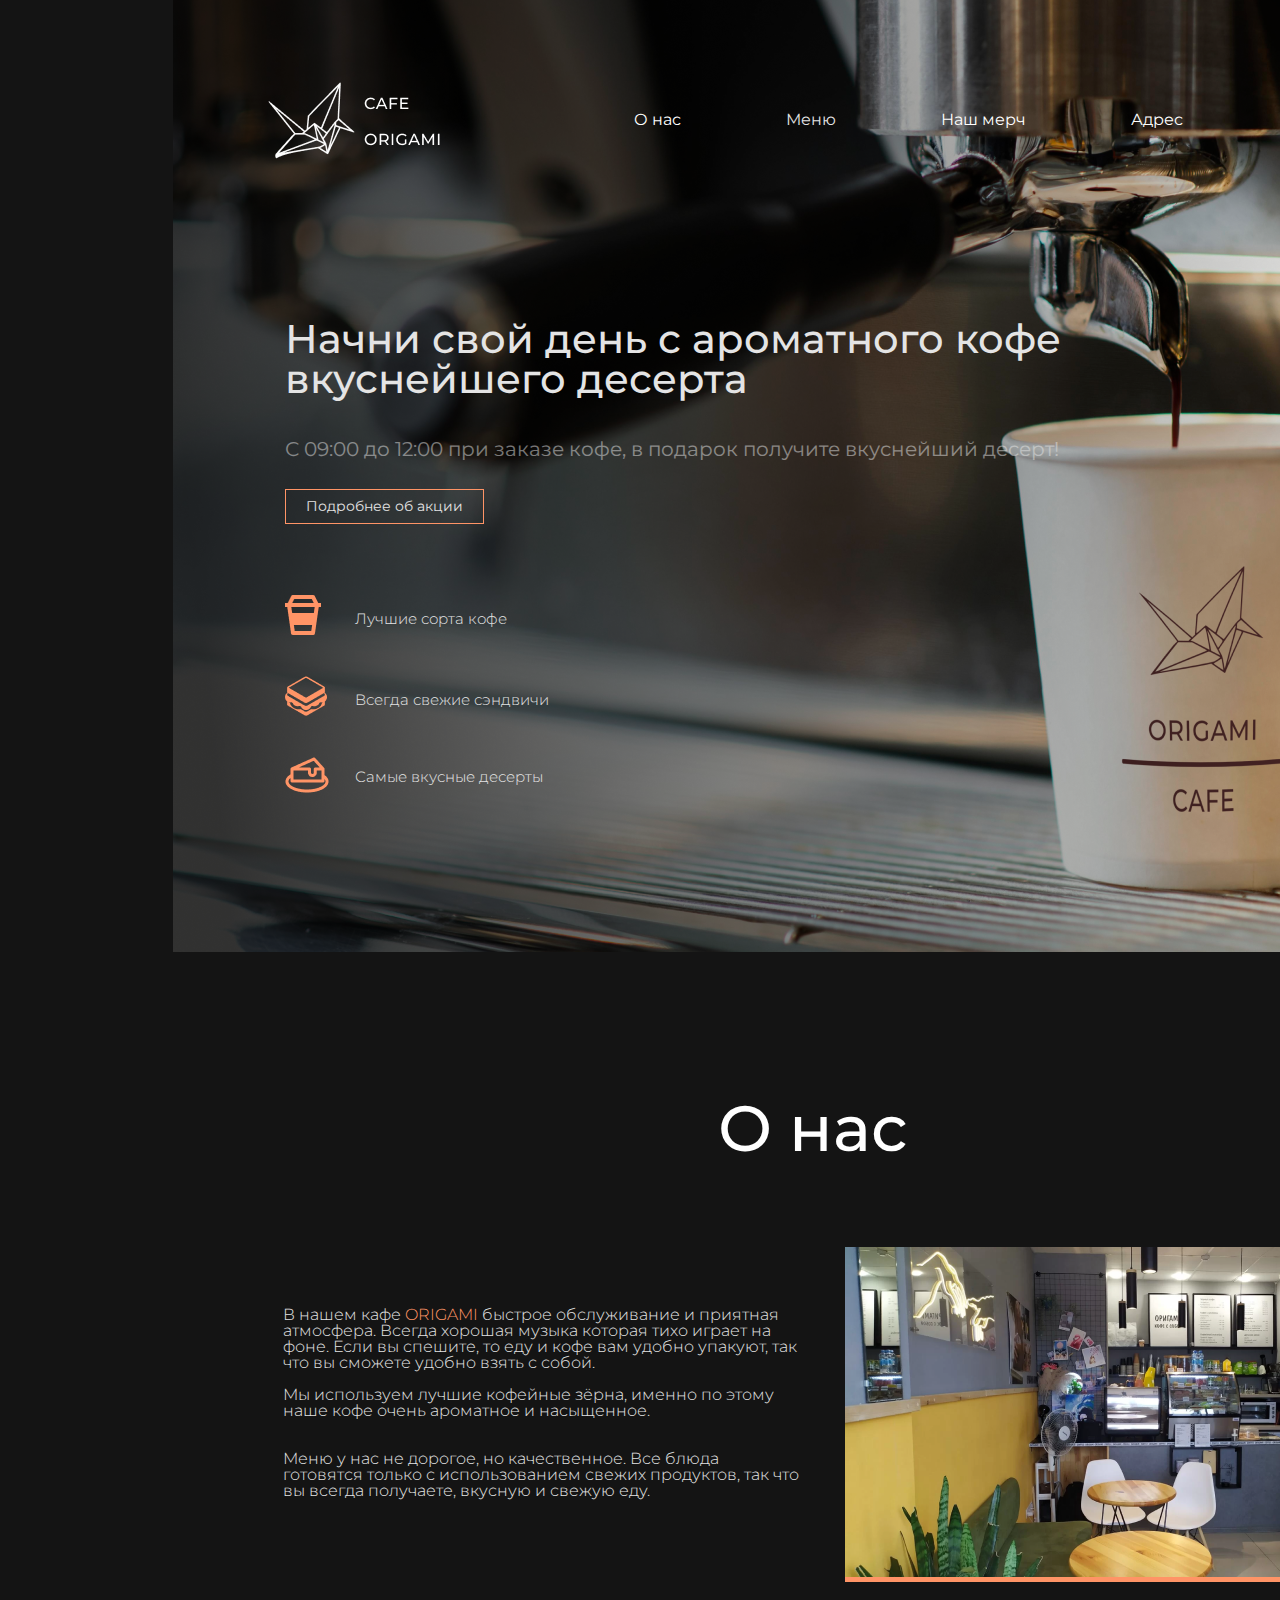
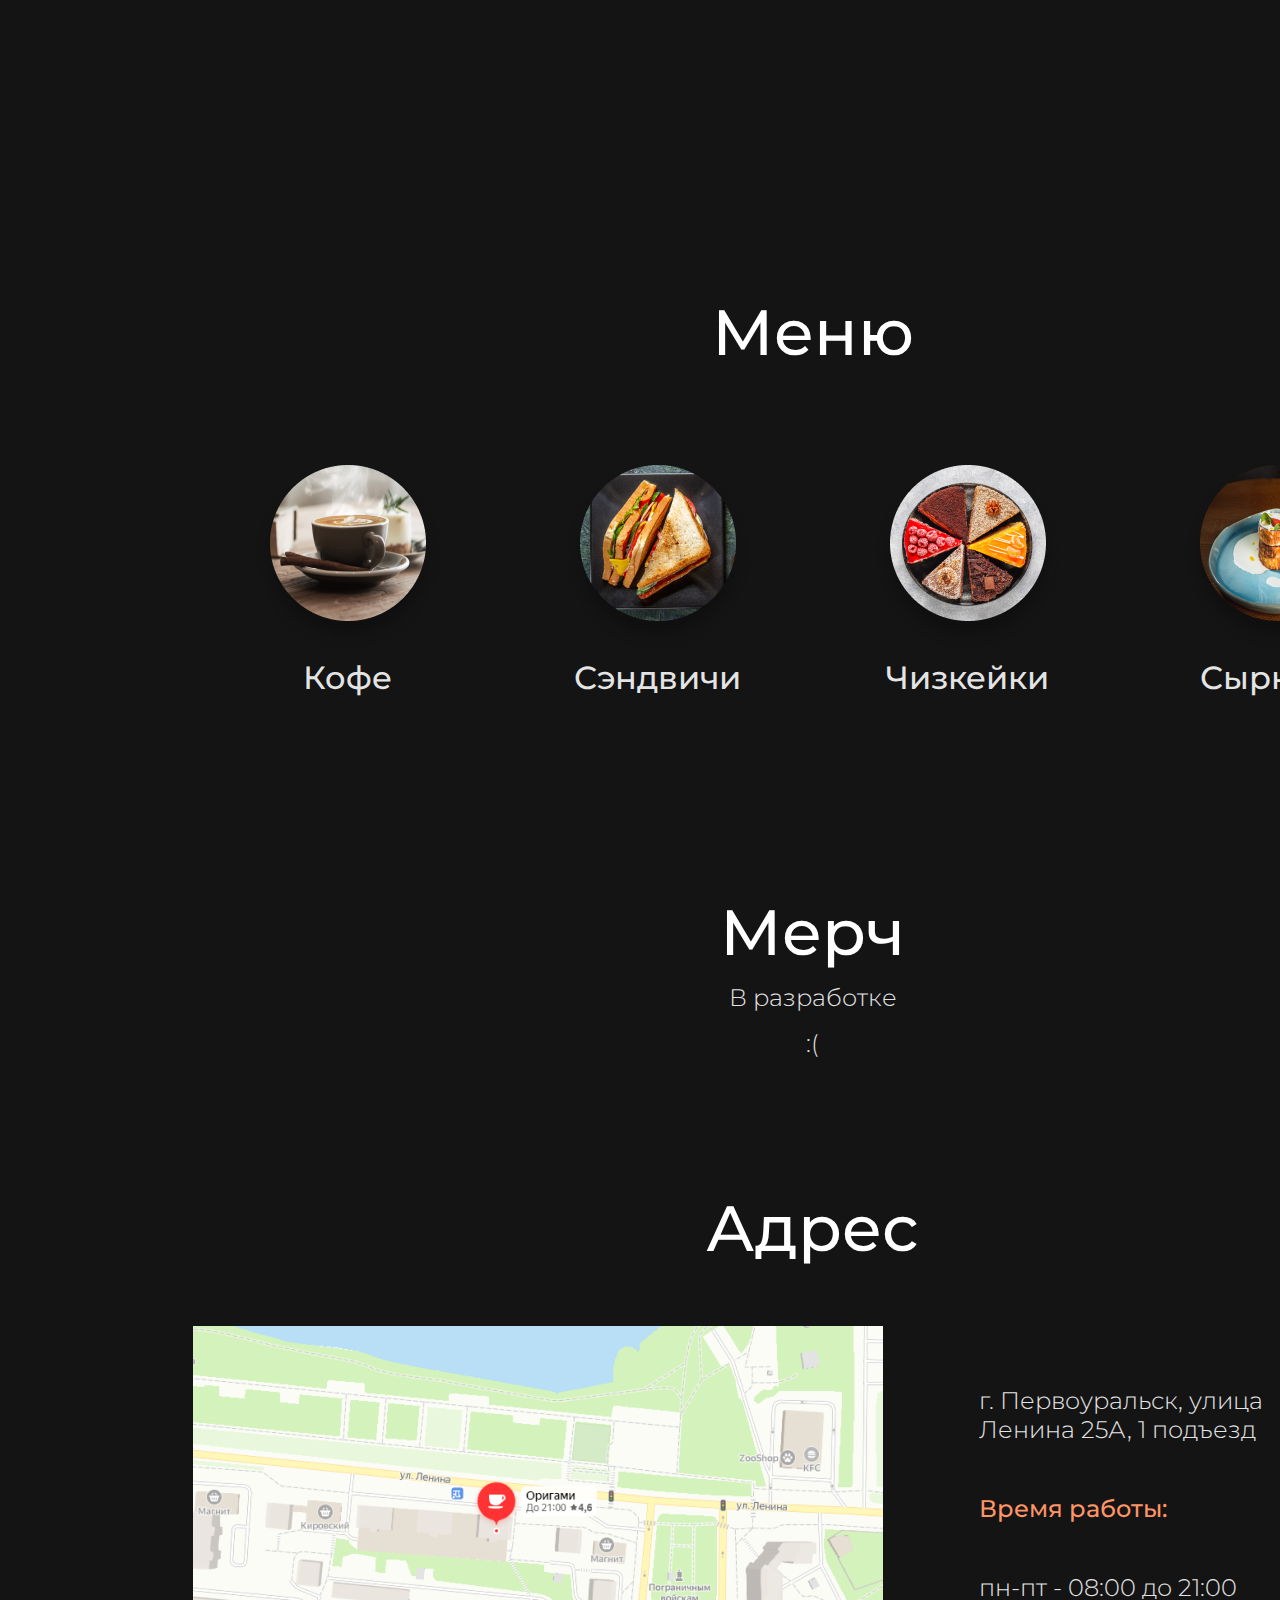
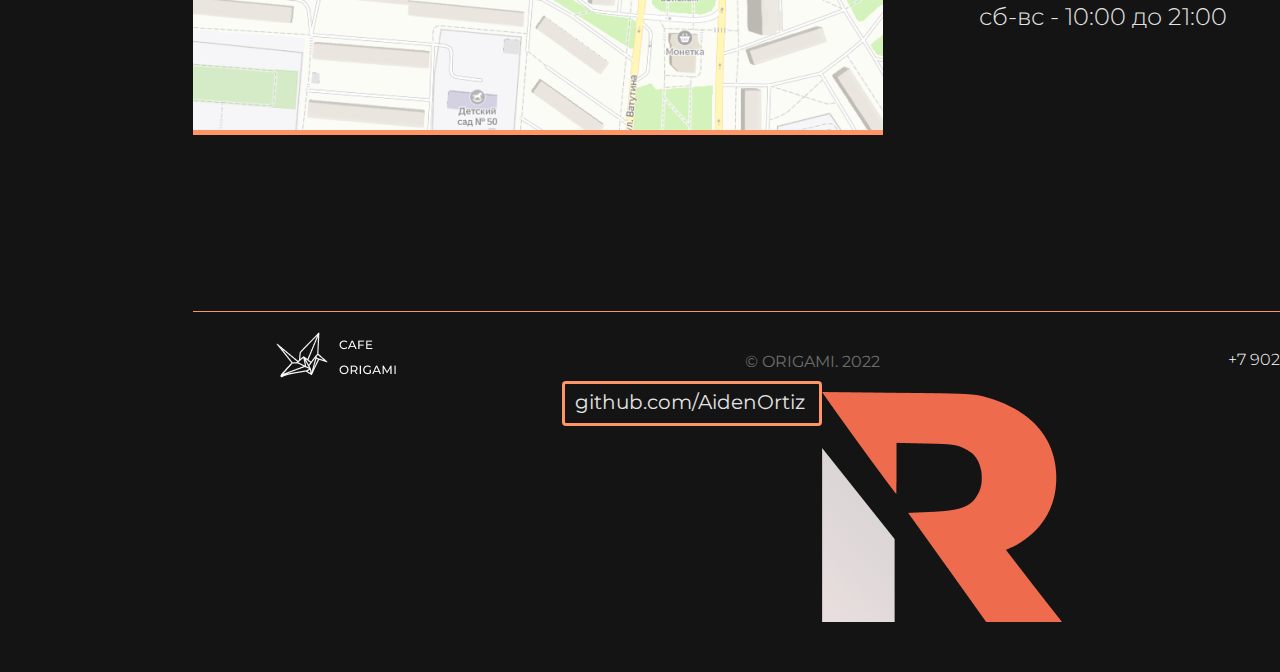
<file: index.html>
<!DOCTYPE html>
<html lang="ru">
<head>
    <meta charset="UTF-8">
    <meta http-equiv="X-UA-Compatible" content="IE=edge">
    <meta name="viewport" content="width=device-width, initial-scale=1.0">
    <link rel="stylesheet" href="css/style.css">
    <title>ORIGAMI CAFFE</title>
</head>
<body> 
    <div class="wrapper">
        <div class="content">
            <header class="header">
                <div class="container">
                    <div class="header__body">
                        <div class="header__menu" id="top">
                            <div class="header__logo">
                                <img src="/assets/header/logo.png" alt="">
                            </div>
                                <ul class="list">
                                    <li class="header__link">О нас</li>
                                    <li class="header__link"><a href="/menu.html">Меню</a></li>
                                    <li class="header__link">Наш мерч</li>
                                    <li class="header__link">Адрес</li>
                                </ul>
                                <button class="header__hamburger">
                                    <span></span>
                                    <span></span>
                                    <span></span>
                                </button>
                                <div class="header__menu1">
                                    <img src="/assets/header/logo1.png" alt="" class="header__menu1-logo">
                                    <ul class="header__menu1-list">
                                        <li>
                                            <a href="" class="header__menu1-link">Карта напитков</a></li>
                                        <li>
                                            <a href="" class="header__menu1-link">Зерновой кофе</a></li>
                                        <li>
                                            <a href="" class="header__menu1-link">О кофейне</a></li>
                                        <li>
                                            <a href="" class="header__menu1-link">Бариста</a></li>
                                        <li>
                                            <a href="" class="header__menu1-link">График работы</a></li>
                                        <li>
                                            <a href="" class="header__menu1-link">Где находимся</a></li>
                                        <li>
                                            <a href="" class="header__menu1-link">Связь с нами</a></li>
                                    </ul>
                                    <img src="assets/header/arrow.png" alt="" class="header__menu1-arrow">
                                </div>
                        </div>
                    </div>
                    <div class="header__content">
                        <div class="header__title">
                            <h1>
                                Начни свой день с ароматного кофе <br> 
                                 вкуснейшего десерта
                            </h1>
                        </div>
                        <div class="header__subtitle">
                            <p>С 09:00 до 12:00 при заказе кофе, в подарок получите вкуснейший десерт!</p>
                        </div>
                        <div class="header__btn">
                            <a href="" class="header__btn-link">Подробнее об акции</a>
                        </div>
                        <div class="header__quality">
                            <ul class="header__quality-list">
                                <li>
                                    <img src="/assets/header/coffe.png" alt="" class="header__quality-img">
                                    <p class="header__quality-text">Лучшие сорта кофе</p>
                                </li>
                                <li>
                                    <img src="/assets/header/sandwich.png" alt="" class="header__quality-img">
                                    <p class="header__quality-text">Всегда свежие сэндвичи</p>
                                </li>
                                <li>
                                    <img src="/assets/header/cake.png" alt="" class="header__quality-img">
                                    <p class="header__quality-text">Самые вкусные десерты</p>
                                </li>
                            </ul>
                        </div>
                    </div>
                </div>
            </header>
            <div class="conten-main">
                <div class="container">
                    <div class="conten-main__about-us">
                        <div class="conten-main__about-us-title">О нас</div>
                        <div class="conten-main__about-us-content">
                            <div class="conten-main__about-us-subtitle">
                                <p>
                                    В нашем кафе <span>ORIGAMI</span> быстрое обслуживание и приятная атмосфера.
                                    Всегда хорошая музыка которая тихо играет на фоне. Если вы спешите, 
                                    то еду и кофе вам удобно упакуют, так что вы сможете удобно взять с собой.
                                </p>
                                <br>
                                <p>
                                    Мы используем лучшие кофейные зёрна, именно по этому наше кофе очень ароматное и насыщенное.
                                    <br>
                                </p>
                                <p>Меню у  нас не дорогое, но качественное. Все блюда готовятся только с использованием свежих продуктов, так что вы всегда получаете, вкусную и свежую еду.</>
                            </div>
                            <div class="conten-main__about-us-image">
                                <img src="/assets/content-main/img1.png" alt="">
                            </div>
                        </div>
                    </div>
                    <div class="conten-main__menu">
                        <div class="container">
                            <div class="conten-main__menu-title">
                                <p>Меню</p>
                            </div>
                            <div class="conten-main__menu-list">
                                <li>
                                    <img src="/assets/content-main/coffe.png" alt="">
                                    <p>Кофе</p>
                                </li>
                                <li>
                                    <img src="/assets/content-main/sandwich.png" alt="">
                                    <p>Сэндвичи</p>
                                </li>
                                <li>
                                    <img src="/assets/content-main/cake.png" alt="">
                                    <p>Чизкейки</p>
                                </li>
                                <li>
                                    <img src="/assets/content-main/cheese.png" alt="">
                                    <p>Сырники</p>
                                </li>
                            </div>
                        </div>
                    </div>
                </div>
            </div>
            <div class="content-bottom">
                <div class="container">
                    <div class="content-bottom__merch">
                        <div class="content-bottom__merch-title">
                            <p>Мерч</p>
                        </div>
                        <div class="content-bottom__merch-text">
                            <p>В разработке</p>
                            <p>:(</p>
                        </div>
                    </div>
                    <div class="content-bottom__adress">
                        <div class="content-bottom__adress-title">
                            <p>Адрес</p>
                        </div>
                        <div class="content-bottom__adress-content">
                            <div class="content-bottom__adress-image">
                                <img src="/assets/content-bottom/image 1.png" alt=""></div>
                            <div class="content-bottom__adress-text">
                                <p>г. Первоуральск, улица
                                    Ленина 25А, 1 подъезд</p>
                                <p><span>Время работы:</span></p>
                                <p>пн-пт - 08:00 до 21:00
                                    <br>
                                    сб-вс - 10:00 до 21:00</p>
                            </div>
                        </div>
                    </div>
                    <button class="content-bottom__btn">
                        <a href="#top" id="bottom">
                            <img src="/assets/content-bottom/arrow.png" alt="">
                        </a>
                    </button>
                </div>
            </div>
            <footer class="footer">
                <div class="container">
                    <div class="footer__menu">
                        <div class="footer__logo">
                            <img src="/assets/footer/logo.png" alt="">
                        </div>
                        <div class="footer__copyright">
                            <p class="footer__copyright-cafe">© ORIGAMI. 2022</p>
                            <div class="footer__copyright-ortiz">
                                <a href="" class="footer__copyright-ortiz-link">
                                    <span>github.com/AidenOrtiz</span>
                                </a>
                                <img src="/assets/footer/R.png" alt="">
                            </div>
                        </div>
                        <div class="footer__number">
                            <p>+7 902 274 16 17</p>
                        </div>
                    </div>
                </div>
            </footer>
        </div>
    </div>
</body>
<script src="/js/script.js"></script>
<script src="/js/scroll.js"></script>
</html>
</file>
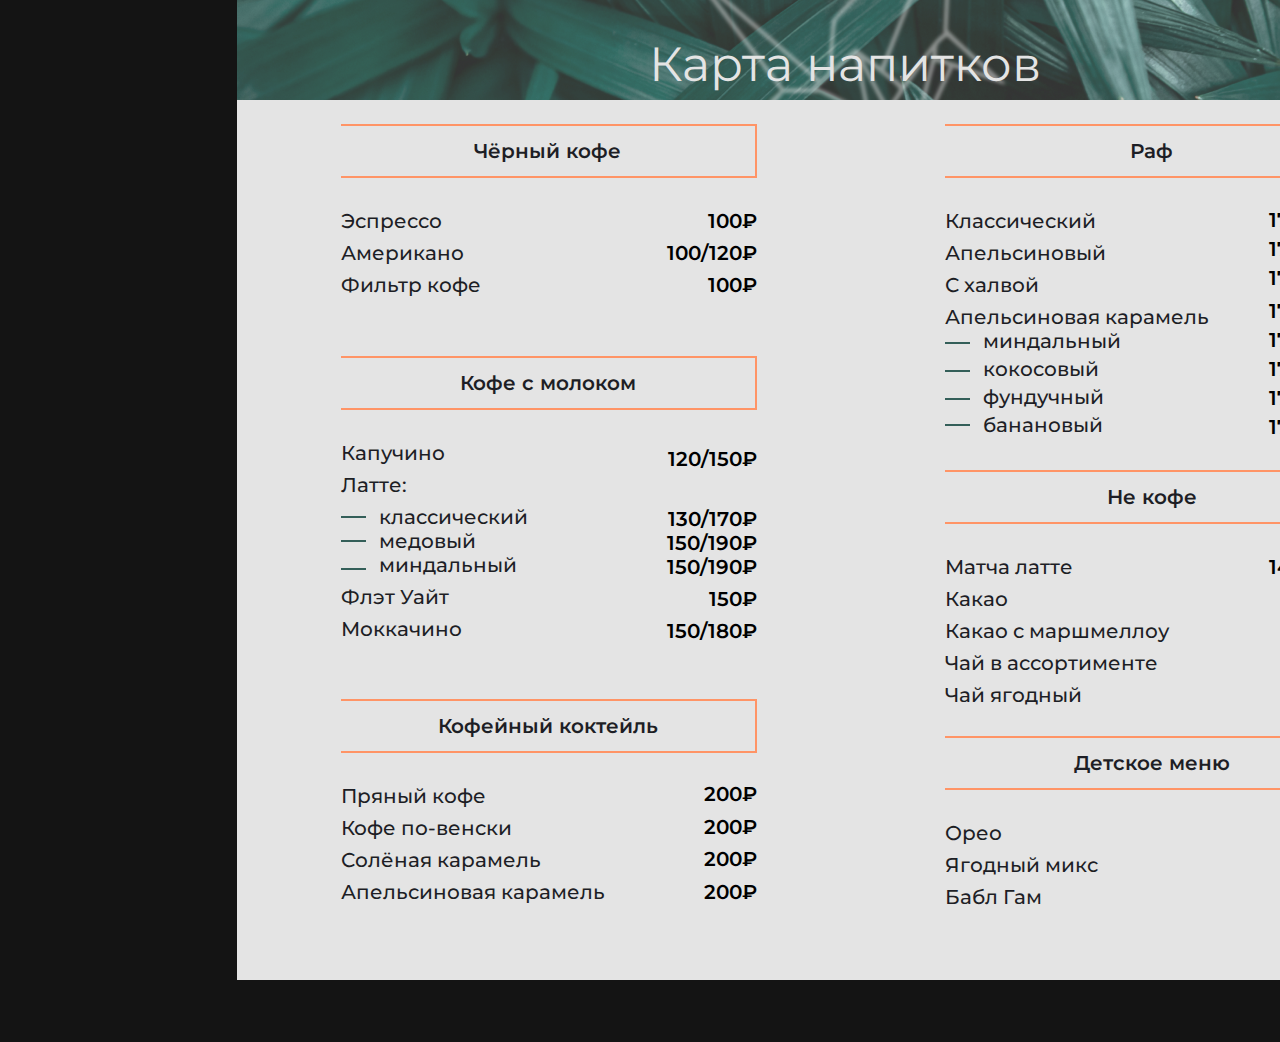
<file: menu.html>
<!DOCTYPE html>
<html lang="ru">
<head>
    <meta charset="UTF-8">
    <meta http-equiv="X-UA-Compatible" content="IE=edge">
    <meta name="viewport" content="width=device-width, initial-scale=1.0">
    <link rel="stylesheet" href="/css/style.css">
    <title>Карта напитков</title>
</head>
<body>
    <div class="wrapper">
        <div class="content">
            <div class="map">
                <div class="container">
                    <div class="map__body">
                        <div class="map__title">
                            <h1>Карта напитков</h1>
                        </div>
                        <div class="map__menu">
                            <div class="map__menu-body">
                                <div class="map__menu-body-left">
                                    <ul class="map__menu-body-list1">
                                        <li class="map__drinks">
                                            <p class="map__drinktitle">Чёрный кофе</p>
                                            <p class="map__drinksname">Эспрессо</p>
                                            <p class="map__drinksname">Американо</p>
                                            <p class="map__drinksname">Фильтр кофе</p>
                                            <p class="map__drinksprice1 drinksprice">100₽</p>
                                            <p class="map__drinksprice1 drinksprice">100/120₽</p>
                                            <p class="map__drinksprice1 drinksprice">100₽</p>
                                        </li>
                                    </ul>
                                    <ul class="map__menu-body-list2">
                                        <li class="map__drinks">
                                            <p class="map__drinktitle">Кофе с молоком</p>
                                            <p class="map__drinksname">Капучино</p>
                                            <p class="map__drinksname">Латте:</p>

                                            <p class="map__drinksalt1 drinksalt">классический</p>
                                            <p class="map__drinksalt1 drinksalt">медовый</p>
                                            <p class="map__drinksalt1 drinksalt">миндальный</p>

                                            <p class="map__drinksname">Флэт Уайт</p>
                                            <p class="map__drinksname">Моккачино</p>

                                            <p class="map__drinksprice2 drinksprice">120/150₽</p>
                                            <p class="map__drinksprice2 drinksprice">130/170₽</p>
                                            <p class="map__drinksprice2 drinksprice">150/190₽</p>
                                            <p class="map__drinksprice2 drinksprice">150/190₽</p>
                                            <p class="map__drinksprice2 drinksprice">150₽</p>
                                            <p class="map__drinksprice2 drinksprice">150/180₽</p>
                                        </li>
                                    </ul>
                                    <ul class="map__menu-body-list3">
                                        <li class="map__drinks">
                                            <p class="map__drinktitle">Кофейный коктейль</p>

                                            <p class="map__drinksname">Пряный кофе</p>
                                            <p class="map__drinksname">Кофе по-венски</p>
                                            <p class="map__drinksname">Солёная карамель</p>
                                            <p class="map__drinksname">Апельсиновая карамель</p>

                                            <p class="map__drinksprice3  drinksprice">200₽</p>
                                            <p class="map__drinksprice3  drinksprice">200₽</p>
                                            <p class="map__drinksprice3  drinksprice">200₽</p>
                                            <p class="map__drinksprice3  drinksprice">200₽</p>
                                        </li>
                                    </ul>
                                </div>
                                <div class="map__menu-body-right">
                                    <ul class="map__menu-body-list4">
                                        <li class="map__drinks">
                                            <p class="map__drinktitle">Раф</p>

                                            <p class="map__drinksname">Классический</p>
                                            <p class="map__drinksname">Апельсиновый</p>
                                            <p class="map__drinksname">С халвой</p>
                                            <p class="map__drinksname drinksname4">Апельсиновая карамель</p>

                                            <p class="map__drinksalt2 drinksalt">миндальный</p>
                                            <p class="map__drinksalt2 drinksalt">кокосовый</p>
                                            <p class="map__drinksalt2 drinksalt">фундучный</p>
                                            <p class="map__drinksalt2 drinksalt">банановый</p>
                                            
                                            <p class="map__drinksprice4  drinksprice">170/230₽</p>
                                            <p class="map__drinksprice4  drinksprice">170/230₽</p>
                                            <p class="map__drinksprice4  drinksprice">170/230₽</p>
                                            <p class="map__drinksprice4  drinksprice">170/230₽</p>
                                            <p class="map__drinksprice4  drinksprice">170/230₽</p>
                                            <p class="map__drinksprice4  drinksprice">170/230₽</p>
                                            <p class="map__drinksprice4  drinksprice">170/230₽</p>
                                            <p class="map__drinksprice4  drinksprice">170/230₽</p>
                                        </li>
                                    </ul>
                                    <ul class="map__menu-body-list5">
                                        <li class="map__drinks">
                                            <p class="map__drinktitle">Не кофе</p>
                                            <p class="map__drinksname">Матча латте</p>
                                            <p class="map__drinksname">Какао</p>
                                            <p class="map__drinksname">Какао с маршмеллоу</p>
                                            <p class="map__drinksname">Чай в ассортименте</p>
                                            <p class="map__drinksname">Чай ягодный</p>
                                            <p class="map__drinksprice5  drinksprice">140/180₽</p>
                                            <p class="map__drinksprice5  drinksprice">160₽</p>
                                            <p class="map__drinksprice5  drinksprice">180₽</p>
                                            <p class="map__drinksprice5  drinksprice">90₽</p>
                                            <p class="map__drinksprice5  drinksprice">160₽</p>
                                        </li>
                                    </ul>
                                    <ul class="map__menu-body-list6">
                                        <li class="map__drinks">
                                            <p class="map__drinktitle">Детское меню</p>
                                            <p class="map__drinksname">Орео</p>
                                            <p class="map__drinksname">Ягодный микс</p>
                                            <p class="map__drinksname">Бабл Гам</p>
                                            <p class="map__drinksprice6  drinksprice">160₽</p>
                                            <p class="map__drinksprice6  drinksprice">160₽</p>
                                            <p class="map__drinksprice6  drinksprice">160₽</p>
                                        </li>
                                    </ul>
                                </div>
                            </div>
                        </div>
                    </div>
                </div>
            </div>
        </div>
    </div>
</body>
</html>
</file>
<file: css/style.css>
@charset "UTF-8";
/*Обнуление*/
@import url("https://fonts.googleapis.com/css2?family=Montserrat:ital,wght@0,100;0,200;0,300;0,400;0,500;0,600;0,700;0,800;0,900;1,100;1,200;1,300;1,400;1,500;1,600;1,700;1,800;1,900&display=swap");
* {
  padding: 0;
  margin: 0;
  border: 0;
}

*, *:before, *:after {
  box-sizing: border-box;
}

:focus, :active {
  outline: none;
}

a:focus, a:active {
  outline: none;
}

nav, footer, header, aside {
  display: block;
}

html, body {
  height: 100%;
  width: 100%;
  font-size: 100%;
  line-height: 1;
  font-size: 14px;
  -ms-text-size-adjust: 100%;
  -moz-text-size-adjust: 100%;
  -webkit-text-size-adjust: 100%;
}

input, button, textarea {
  font-family: inherit;
}

input::-ms-clear {
  display: none;
}

button {
  cursor: pointer;
}

button::-moz-focus-inner {
  padding: 0;
  border: 0;
}

a, a:visited {
  text-decoration: none;
}

a:hover {
  text-decoration: none;
}

ul li {
  list-style: none;
}

img {
  vertical-align: top;
}

h1, h2, h3, h4, h5, h6 {
  font-size: inherit;
  font-weight: inherit;
}

/*--------------------*/ /* Основные параметры сайта */
body {
  font-family: "Montserrat";
  margin-left: 13.5%;
  padding: 0 20px;
  background-color: #141414;
  max-width: 1440px;
  left: 1516px;
  top: -585px;
  border-radius: 0px;
}

body.lock {
  overflow: hidden;
}

/* Шапка сайта */
.header .container {
  background-image: url("/assets/header/bg.png");
  width: 100%;
  position: absolute;
  width: 1440px;
  height: 952px;
  left: 13.5%;
  top: 0px;
  color: #E4E4E4;
}
.header__menu {
  width: 100%;
  padding-top: 82px;
  display: flex;
  justify-content: space-around;
}
.header__menu1 {
  position: fixed;
  width: 371px;
  height: 717.46px;
  right: -100%;
  top: 0;
  text-align: center;
  background: #E4E4E4;
  transition: right 0.5s ease;
  overflow: auto;
}
.header__menu1-logo {
  padding-bottom: 27px;
  padding-left: 20px;
  transform: translateX(0px);
}
.header__menu1-list li {
  position: relative;
  top: 0;
  right: -76px;
  margin-bottom: 47px;
  width: 208px;
  height: 59px;
  padding-top: 13px;
  border-top: 2px solid #ff9466;
  border-right: 2px solid #ff9466;
  border-bottom: 2px solid #ff9466;
}
.header__menu1-link {
  font-size: 24px;
  text-align: center;
  color: #1d1e25;
}
.header__menu1-arrow {
  padding-top: 17px;
  padding-bottom: 30px;
}
.header__link {
  display: inline;
  margin-right: 101px;
  font-size: 16px;
  color: #fff;
}
.header__link:hover {
  color: #FF9466;
  transition: 0.2s;
}
.header__link a:hover {
  color: #FF9466;
  transition: 0.2s;
}
.header__hamburger {
  border: 1px soild red;
  width: 42px;
  height: 42px;
  display: block;
  background: transparent;
  border: transparent;
  z-index: 1000;
  transition: 0.5s;
  padding-top: 20px;
}
.header__hamburger span {
  display: block;
  width: 100%;
  height: 4.5px;
  background: #FF9466;
  position: relative;
  box-shadow: 0 2px 10px rgba(0, 0, 0, 0.1882352941);
}
.header__hamburger span + span {
  margin-top: 11px;
}
.header__hamburger span:nth-child(1) {
  -webkit-animation: ease 0.5s top-back forwards;
          animation: ease 0.5s top-back forwards;
}
.header__hamburger span:nth-child(2) {
  -webkit-animation: ease 0.5s middle-back forwards;
          animation: ease 0.5s middle-back forwards;
}
.header__content {
  padding-top: 160px;
  padding-left: 112px;
}
.header__title {
  font-size: 40px;
  font-weight: 500;
  color: #e4e4e4;
}
.header__subtitle {
  padding-top: 40px;
  font-size: 20px;
  color: #e4e4e4;
  opacity: 50%;
}
.header__btn {
  padding-top: 40px;
}
.header__btn-link {
  padding: 7px 20px 8px 20px;
  color: #E4E4E4;
  width: 224px;
  height: 40px;
  border: 1px solid #ff9466;
}
.header__btn-link:hover span {
  color: #FF9466;
  transition: 0.4s;
}
.header__quality {
  padding-top: 82px;
  display: flex;
}
.header__quality-list li img {
  align-items: center;
  padding-bottom: 26px;
}
.header__quality-text {
  font-size: 15px;
  font-weight: 300;
  color: #E4E4E4;
  transform: translate(70px, -50px);
}
.header__quality-text:hover span {
  color: #FF9466;
  transition: 0.4s;
}

/* Основная часть сайта */
.conten-main {
  margin-top: 1096px;
  color: #E4E4E4;
}
.conten-main__about-us-title {
  font-size: 64px;
  font-weight: 500;
  color: #fff;
  text-align: center;
  margin-bottom: 87px;
}
.conten-main__about-us-content {
  display: flex;
}
.conten-main__about-us-subtitle {
  height: 220px;
  width: 592px;
  left: 112px;
  top: 1268px;
  border-radius: nullpx;
  font-size: 16px;
  font-weight: 300;
  margin-right: 46px;
  margin-left: 90px;
  padding-top: 60px;
}
.conten-main__about-us-subtitle p + p {
  margin-top: 32px;
}
.conten-main__about-us-subtitle span {
  color: #FF9466;
}
.conten-main__menu-title {
  font-size: 64px;
  font-weight: 500;
  color: #fff;
  text-align: center;
  margin-top: 318px;
  margin-bottom: 78px;
}
.conten-main__menu-list {
  list-style: none;
  display: flex;
  justify-content: space-around;
}
.conten-main__menu-list p {
  padding-top: 12px;
  text-align: center;
  font-size: 32px;
  font-weight: 500;
  color: #e4e4e4;
}
.conten-main__menu-list p:hover {
  color: #FF9466;
  transition: 0.3s;
}
.conten-main__menu-list img {
  padding-top: 20px;
  text-align: center;
  border-radius: 50%;
}
.conten-main__menu-list img:hover {
  background: #FF9466;
  transition: 0.3s;
}

.content-bottom__merch-title {
  margin-top: 206px;
  font-size: 64px;
  font-weight: 500;
  color: #fff;
  text-align: center;
}
.content-bottom__merch-text {
  margin-top: 22px;
  text-align: center;
  font-size: 24px;
  font-weight: 300;
  color: #e4e4e4;
}
.content-bottom__merch-text p {
  padding-bottom: 22px;
}
.content-bottom__adress-content {
  display: flex;
}
.content-bottom__adress-title {
  padding-top: 118px;
  padding-bottom: 66px;
  font-size: 64px;
  font-weight: 500;
  color: #fff;
  text-align: center;
}
.content-bottom__adress-text {
  color: #E4E4E4;
  font-size: 24px;
  font-weight: 300;
  margin-top: 60px;
  margin-left: 96px;
  line-height: 29px;
}
.content-bottom__adress-text span {
  color: #FF9466;
}
.content-bottom__adress-text p + p {
  margin-top: 50px;
}
.content-bottom__adress-text p:nth-child(1) {
  line-height: 29px;
  width: 295px;
  height: 58px;
}
.content-bottom__adress-text p:nth-child(2) {
  font-weight: 500;
}
.content-bottom__btn {
  display: block;
  width: 72px;
  height: 72px;
  border: 2px solid #FF9466;
  border-radius: 50%;
  background: transparent;
  margin-top: 80px;
  text-align: center;
  margin-left: 1348px;
  transition: 0.3s;
}
.content-bottom__btn img {
  padding-top: 29px;
  transition: 0.3s;
}
.content-bottom__btn:hover img {
  padding-top: 0;
  transition: 0.3s;
}

.footer {
  margin-top: 24px;
}
.footer__menu {
  color: #E4E4E4;
  display: flex;
  text-align: center;
  justify-content: space-around;
  border-top: 1px solid #FF9466;
  padding-bottom: 50px;
}
.footer__logo {
  padding-top: 20px;
}
.footer__copyright {
  padding-top: 40px;
  font-size: 16px;
  line-height: 20px;
  color: #c4c4c4;
}
.footer__copyright-cafe {
  opacity: 50%;
}
.footer__copyright-ortiz {
  margin-top: 20px;
}
.footer__copyright-ortiz-img {
  width: 72px;
  height: 72px;
  margin-top: 30px;
  margin-bottom: 20px;
}
.footer__copyright-ortiz-link {
  color: #E4E4E4;
  border: 3px solid #FF9466;
  padding: 10px;
  border-radius: 4px;
}
.footer__copyright-ortiz-link span {
  font-size: 20px;
}
.footer__copyright-ortiz-link:hover {
  background: #FF9466;
  transition: 0.3s;
}
.footer__copyright-ortiz-link:hover span {
  color: #1D1E25;
  transition: 0.3s;
}
.footer__copyright-ortiz-link:active {
  background: transparent;
  transition: 0.3s;
}
.footer__copyright-ortiz-link:active span {
  color: #FF9466;
  transition: 0.3s;
}
.footer__number {
  padding-top: 40px;
  font-size: 16px;
  font-weight: 300;
  color: #fff;
}

.list {
  padding-top: 30px;
}
.list a {
  color: #E4E4E4;
}

/* Карта напитков */
.map {
  /* Столбцы цен */
  /* Параметры напитков */
  /* Параметры имён напитков */
  /* Параметры цен напитков */
  /* Параметры альтернативного молока */
  /* Параметры столбцов */
}
.map__body {
  position: absolute;
  width: 1216px;
  height: 1024px;
  left: 18.5%;
  top: 0px;
}
.map__title {
  width: 1216px;
  height: 140px;
  background: url("/assets/menu/bg.png");
}
.map__title h1 {
  padding-top: 40px;
  font-size: 48px;
  text-align: center;
  color: #e4e4e4;
}
.map__menu {
  position: absolute;
  width: 1214px;
  height: 880px;
  left: 0px;
  top: 100px;
  background: #E4E4E4;
}
.map__menu-body {
  display: flex;
}
.map__drinktitle {
  font-size: 20px;
  color: #1d1e25;
  font-weight: 600;
  line-height: 24px;
  text-align: center;
  margin-bottom: 31px;
  padding: 13px 65px;
  border-top: 2px solid #FF9466;
  border-right: 2px solid #FF9466;
  border-bottom: 2px solid #FF9466;
}
.map__drinksname {
  font-weight: 500;
  font-size: 20px;
  line-height: 24px;
  padding-bottom: 8px;
  color: #1D1E25;
}
.map .drinksname4 {
  padding: 0;
}
.map .drinksprice {
  font-weight: 600;
  font-size: 20px;
  line-height: 24px;
  text-align: right;
}
.map__drinksprice1 {
  position: relative;
  top: -96px;
  left: 0;
  padding-bottom: 8px;
}
.map__drinksprice2 {
  position: relative;
  top: -202px;
  left: 0;
}
.map__drinksprice2:nth-child(9) {
  padding-bottom: 36px;
}
.map__drinksprice2:nth-child(12) {
  padding-bottom: 8px;
}
.map__drinksprice2:nth-child(13) {
  padding-bottom: 8px;
}
.map__drinksprice3 {
  position: relative;
  top: -130px;
  left: 0;
  padding-bottom: 8.5px;
}
.map__drinksprice4 {
  position: relative;
  top: -229px;
  left: 0;
  padding-bottom: 5px;
}
.map__drinksprice4:nth-child(14) {
  padding-top: 0px;
}
.map__drinksprice4:nth-child(13) {
  margin-top: 4.45px;
}
.map__drinksprice5 {
  position: relative;
  top: -160px;
  left: 0;
  padding-bottom: 8px;
}
.map__drinksprice6 {
  position: relative;
  top: -100px;
  left: 0;
  padding-bottom: 8px;
}
.map .drinksalt {
  font-weight: 500;
  font-size: 20px;
  line-height: 24px;
  color: #1D1E25;
  padding-bottom: 8px;
  background: url("/assets/menu/Line.png") left no-repeat;
  padding-left: 38px;
  padding-bottom: 0;
}
.map__drinksalt1:nth-child(6) {
  padding-bottom: 8px;
}
.map__drinksalt2:nth-child(6) {
  padding-bottom: 4px;
}
.map__drinksalt2:nth-child(7) {
  padding-bottom: 4px;
}
.map__drinksalt2:nth-child(8) {
  padding-bottom: 4px;
}
.map__menu-body-list1 {
  position: absolute;
  width: 416px;
  height: 178px;
  left: 104px;
  top: 24px;
}
.map__menu-body-list2 {
  position: absolute;
  width: 416px;
  height: 290px;
  left: 104px;
  top: 256px;
}
.map__menu-body-list3 {
  position: absolute;
  width: 416px;
  height: 210px;
  left: 104px;
  top: 599px;
}
.map__menu-body-list4 {
  position: absolute;
  width: 416px;
  height: 322px;
  left: 708px;
  top: 24px;
}
.map__menu-body-list5 {
  position: absolute;
  width: 416px;
  height: 242px;
  left: 708px;
  top: 370px;
}
.map__menu-body-list6 {
  position: absolute;
  width: 416px;
  height: 178px;
  left: 708px;
  top: 636px;
}

/* Активая меню и анимации при нажатии */
.active .header__menu1 {
  right: 0;
}
.active .header__hamburger {
  transform: translate(-45px, -95px);
  transition: 0.8s;
}
.active .header__hamburger span:nth-child(1) {
  -webkit-animation: ease 0.5s top forwards;
          animation: ease 0.5s top forwards;
}
.active .header__hamburger span:nth-child(2) {
  -webkit-animation: ease 0.5s middle forwards;
          animation: ease 0.5s middle forwards;
}
.active .header__hamburger span:nth-child(3) {
  -webkit-animation: ease 0.5s bottom forwards;
          animation: ease 0.5s bottom forwards;
}

/* Анимации burger-menu*/
@-webkit-keyframes top {
  0% {
    top: 0;
    transform: rotate(0);
  }
  50% {
    top: 10px;
    transform: rotate(0);
  }
  100% {
    top: 10px;
    transform: rotate(45deg);
  }
}
@keyframes top {
  0% {
    top: 0;
    transform: rotate(0);
  }
  50% {
    top: 10px;
    transform: rotate(0);
  }
  100% {
    top: 10px;
    transform: rotate(45deg);
  }
}
@-webkit-keyframes top-back {
  0% {
    top: 10px;
    transform: rotate(45deg);
  }
  50% {
    top: 10px;
    transform: rotate(0);
  }
  100% {
    top: 0;
    transform: rotate(0);
  }
}
@keyframes top-back {
  0% {
    top: 10px;
    transform: rotate(45deg);
  }
  50% {
    top: 10px;
    transform: rotate(0);
  }
  100% {
    top: 0;
    transform: rotate(0);
  }
}
@-webkit-keyframes middle {
  0% {
    transform: scale(1);
  }
  50% {
    transform: scale(0);
  }
  100% {
    transform: scale(0);
  }
}
@keyframes middle {
  0% {
    transform: scale(1);
  }
  50% {
    transform: scale(0);
  }
  100% {
    transform: scale(0);
  }
}
@-webkit-keyframes middle-back {
  0% {
    transform: scale(0);
  }
  50% {
    transform: scale(0);
  }
  100% {
    transform: scale(1);
  }
}
@keyframes middle-back {
  0% {
    transform: scale(0);
  }
  50% {
    transform: scale(0);
  }
  100% {
    transform: scale(1);
  }
}
@-webkit-keyframes bottom {
  0% {
    bottom: 0;
    transform: rotate(0);
  }
  50% {
    bottom: 10px;
    transform: rotate(0);
  }
  100% {
    bottom: 20.9px;
    transform: rotate(-45deg);
  }
}
@keyframes bottom {
  0% {
    bottom: 0;
    transform: rotate(0);
  }
  50% {
    bottom: 10px;
    transform: rotate(0);
  }
  100% {
    bottom: 20.9px;
    transform: rotate(-45deg);
  }
}
@-webkit-keyframes bottom-back {
  0% {
    bottom: 10px;
    transform: rotate(-45deg);
  }
  50% {
    bottom: 10px;
    transform: rotate(0);
  }
  100% {
    bottom: 0px;
    transform: rotate(0);
  }
}
@keyframes bottom-back {
  0% {
    bottom: 10px;
    transform: rotate(-45deg);
  }
  50% {
    bottom: 10px;
    transform: rotate(0);
  }
  100% {
    bottom: 0px;
    transform: rotate(0);
  }
}
</file>
